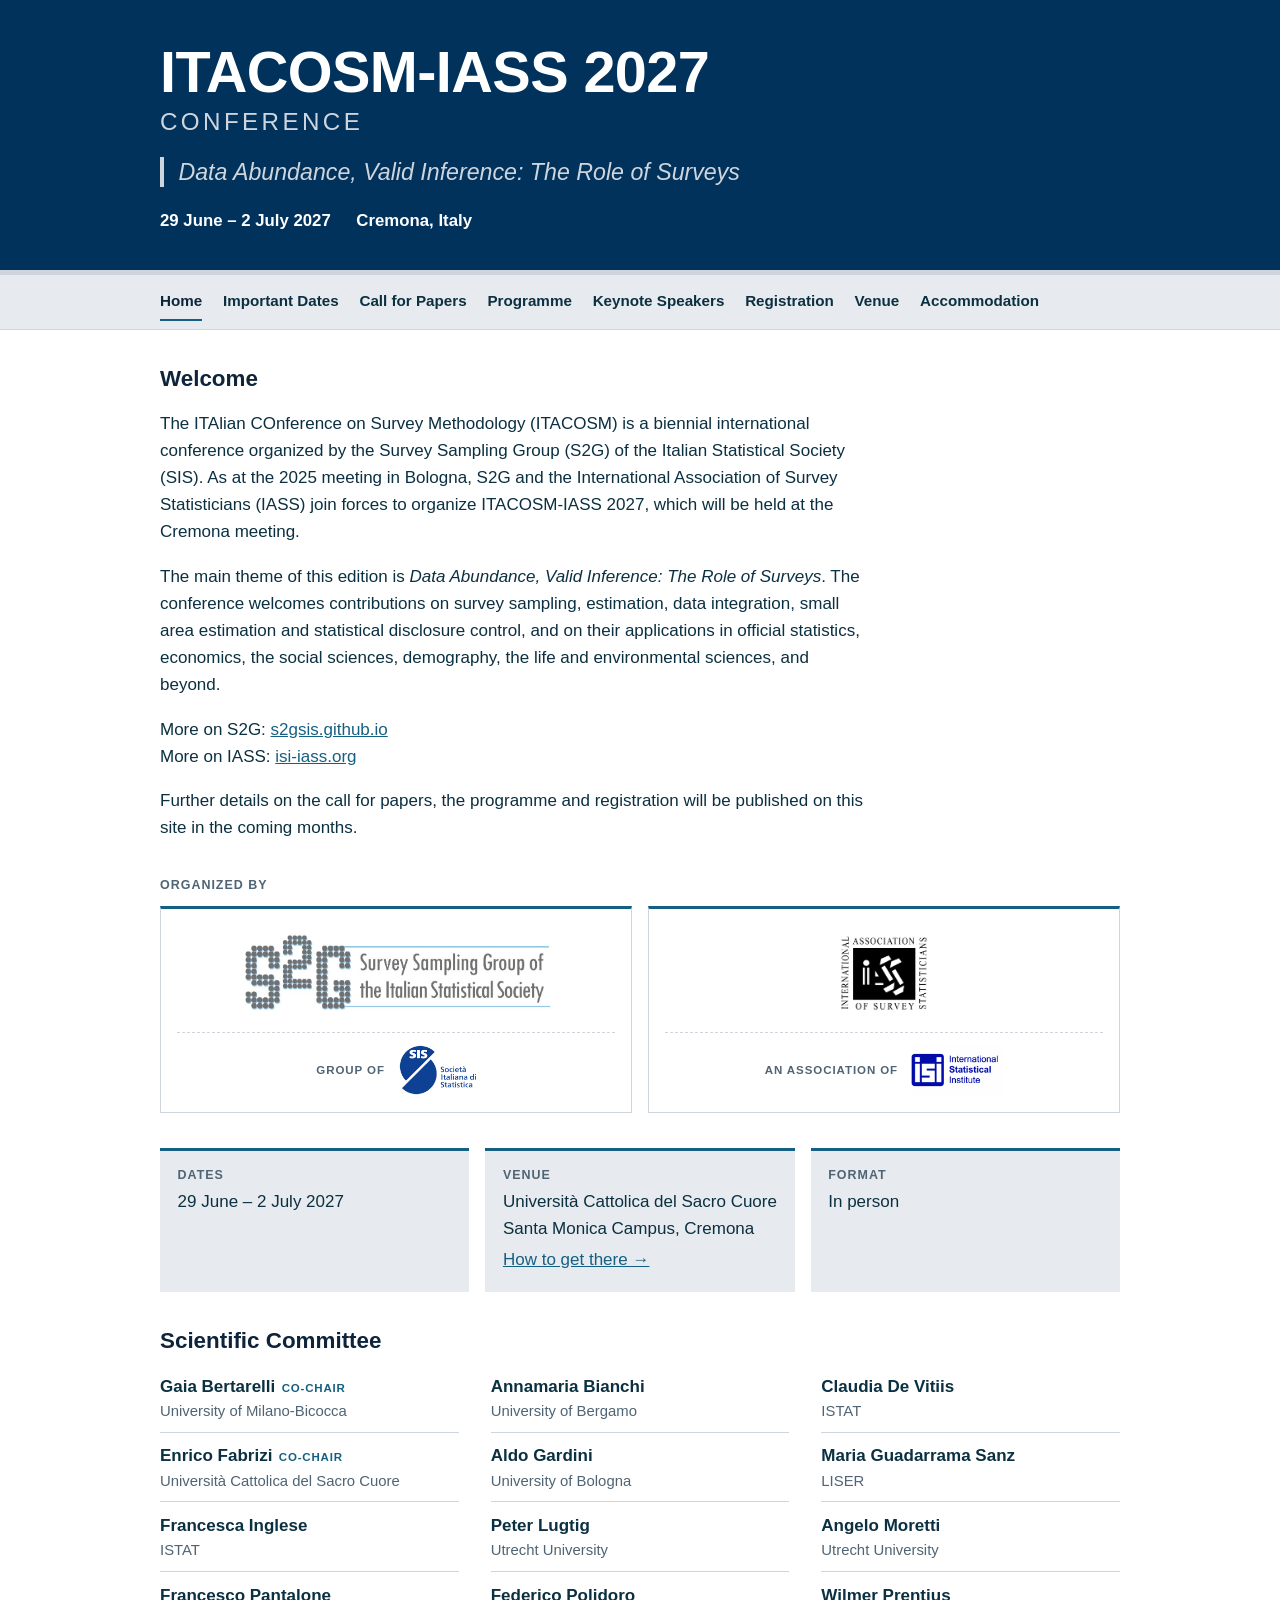
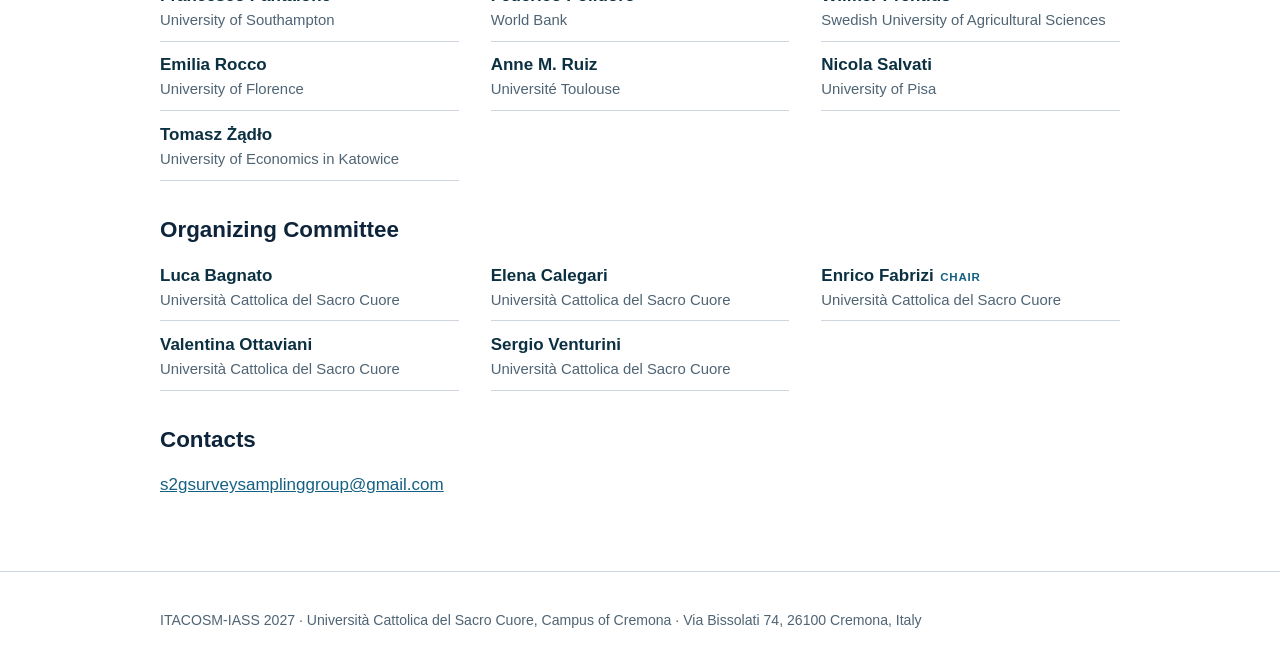
<file: index.html>
<!DOCTYPE html>
<html lang="en">
<head>
<meta charset="utf-8">
<meta name="viewport" content="width=device-width, initial-scale=1">
<title>ITACOSM-IASS 2027</title>
<meta name="description" content="ITACOSM-IASS 2027 – Data Abundance, Valid Inference: The Role of Surveys. Cremona, Italy, 29 June – 2 July 2027.">
<meta name="claude:viewport-fit-sides" content="cover">
<link rel="stylesheet" href="style.css">
<style>
/* Home-page masthead: conference name as the main title, theme as subtitle */
.masthead.home .wrap{padding-block:2.6rem 2.2rem}
.home .conf-name{margin:0;font:700 clamp(2.2rem,7vw,3.6rem)/1.05 var(--sans);letter-spacing:-.01em;color:var(--brand-ink)}
.home .conf-name span{display:block;font-size:.42em;font-weight:400;letter-spacing:.14em;text-transform:uppercase;margin-top:.45rem;color:var(--dates)}
.home .conf-theme{margin:1.4rem 0 0;padding-left:.9rem;border-left:4px solid var(--band);font:italic 400 clamp(1.1rem,2.6vw,1.45rem)/1.3 var(--sans);color:var(--dates);text-wrap:balance;max-width:40rem}
.home .when-where{margin-top:1.3rem;color:var(--brand-ink)}
/* Organizers band: each organizer with its parent society underneath */
.content section.organizers{max-width:none}
.organizers{margin:2.2rem 0}
.organizers>h2{margin:0 0 .8rem;font:600 .78rem/1.3 var(--sans);letter-spacing:.08em;text-transform:uppercase;color:var(--muted)}
.org-grid{display:grid;grid-template-columns:repeat(auto-fit,minmax(15rem,1fr));gap:1rem;max-width:none!important}
.org{display:flex;flex-direction:column;gap:.7rem;padding:1rem;border:1px solid var(--line);border-top:3px solid var(--accent);background:#fff}
.org a{display:flex;align-items:center;justify-content:center;gap:.8rem;text-decoration:none}
.org img{display:block;width:auto;max-width:100%;height:auto;min-width:0}
.org .main img{max-height:96px}
.org .parent{padding-top:.7rem;border-top:1px dashed #CFD5DD}
.org .parent span{font-size:.72rem;font-weight:600;letter-spacing:.08em;text-transform:uppercase;color:#4f6474;white-space:nowrap}
.org .parent img{max-height:52px}
.org a:hover img{opacity:.75}
</style>
</head>
<body>
<header class="masthead home">
  <div class="wrap">
    <h1 class="conf-name">ITACOSM-IASS 2027<span>Conference</span></h1>
    <p class="conf-theme">Data Abundance, Valid Inference: The Role of Surveys</p>
    <p class="when-where"><span>29 June – 2 July 2027</span><span>Cremona, Italy</span></p>
  </div>
</header>
<nav class="mainnav" aria-label="Main"><div class="wrap"><a href="index.html" aria-current="page">Home</a>
<a href="important-dates.html">Important Dates</a>
<a href="call-for-papers.html">Call for Papers</a>
<a href="programme.html">Programme</a>
<a href="keynote-speakers.html">Keynote Speakers</a>
<a href="registration.html">Registration</a>
<a href="venue.html">Venue</a>
<a href="accommodation.html">Accommodation</a></div></nav>
<main class="wrap content">

<section class="intro">
  <h2 style="margin-top:0">Welcome</h2>
  <p>The ITAlian COnference on Survey Methodology (ITACOSM) is a biennial international
	conference organized by the Survey Sampling Group (S2G) of the Italian Statistical Society (SIS).
	As at the 2025 meeting in Bologna, S2G and the International Association of Survey
	Statisticians (IASS) join forces to organize ITACOSM-IASS 2027, which will be held at the Cremona
	meeting.</p>

<p>The main theme of this edition is <em>Data Abundance, Valid Inference: The Role of Surveys</em>.
	The conference welcomes contributions on survey sampling, estimation, data integration,
	small area estimation and statistical disclosure control, and on their applications in
	official statistics, economics, the social sciences, demography, the life and environmental
	sciences, and beyond.</p>

<p>More on S2G: <a href="https://s2gsis.github.io/">s2gsis.github.io</a><br>
More on IASS: <a href="https://isi-iass.org/home/">isi-iass.org</a></p>
  <p>Further details on the call for papers, the programme and registration will be published on this site in the coming months.</p>
</section>

<section class="organizers" aria-labelledby="org-title">
  <h2 id="org-title">Organized by</h2>
  <div class="org-grid">
    <div class="org">
      <a class="main" href="https://s2gsis.github.io/"><img src="logo-s2g.jpeg" width="803" height="240" alt="S2G – Survey Sampling Group of the Italian Statistical Society"></a>
      <a class="parent" href="https://www.sis-statistica.it/"><span>Group of</span><img src="logo-sis.png" width="315" height="208" alt="SIS – Società Italiana di Statistica"></a>
    </div>
    <div class="org">
      <a class="main" href="https://isi-iass.org/home/"><img src="logo-iass.jpg" width="275" height="240" alt="IASS – International Association of Survey Statisticians"></a>
      <a class="parent" href="https://www.isi-web.org/"><span> an Association of</span><img src="logo-isi.png" width="571" height="240" alt="ISI – International Statistical Institute"></a>
    </div>
  </div>
</section>

<section class="facts" aria-label="Key information">
  <div><h2>Dates</h2><p>29 June – 2 July 2027</p></div>
  <div><h2>Venue</h2><p>Università Cattolica del Sacro Cuore<br>Santa Monica Campus, Cremona</p><p><a href="venue.html">How to get there →</a></p></div>
  <div><h2>Format</h2><p>In person</p></div>
</section>

<section class="wide">
  <h2>Scientific Committee</h2>
  <ul class="committee">
    <li><span class="name">Gaia Bertarelli</span><span class="role">Co-chair</span><span class="aff">University of Milano-Bicocca</span></li>
    <li><span class="name">Annamaria Bianchi</span><span class="aff">University of Bergamo</span></li>
    <li><span class="name">Claudia De Vitiis</span><span class="aff">ISTAT</span></li>
    <li><span class="name">Enrico Fabrizi</span><span class="role">Co-chair</span><span class="aff">Università Cattolica del Sacro Cuore</span></li>
    <li><span class="name">Aldo Gardini</span><span class="aff">University of Bologna</span></li>
    <li><span class="name">Maria Guadarrama Sanz</span><span class="aff">LISER</span></li>
    <li><span class="name">Francesca Inglese</span><span class="aff">ISTAT</span></li>
    <li><span class="name">Peter Lugtig</span><span class="aff">Utrecht University</span></li>
    <li><span class="name">Angelo Moretti</span><span class="aff">Utrecht University</span></li>
    <li><span class="name">Francesco Pantalone</span><span class="aff">University of Southampton</span></li>
    <li><span class="name">Federico Polidoro</span><span class="aff">World Bank</span></li>
    <li><span class="name">Wilmer Prentius</span><span class="aff">Swedish University of Agricultural Sciences</span></li>
    <li><span class="name">Emilia Rocco</span><span class="aff">University of Florence</span></li>
    <li><span class="name">Anne M. Ruiz</span><span class="aff">Université Toulouse</span></li>
    <li><span class="name">Nicola Salvati</span><span class="aff">University of Pisa</span></li>
    <li><span class="name">Tomasz Żądło</span><span class="aff">University of Economics in Katowice</span></li>
  </ul>
  <h2>Organizing Committee</h2>
  <ul class="committee">
    <li><span class="name">Luca Bagnato</span><span class="aff">Università Cattolica del Sacro Cuore</span></li>
    <li><span class="name">Elena Calegari</span><span class="aff">Università Cattolica del Sacro Cuore</span></li>
    <li><span class="name">Enrico Fabrizi</span><span class="role">Chair</span><span class="aff">Università Cattolica del Sacro Cuore</span></li>
    <li><span class="name">Valentina Ottaviani</span><span class="aff">Università Cattolica del Sacro Cuore</span></li>
    <li><span class="name">Sergio Venturini</span><span class="aff">Università Cattolica del Sacro Cuore</span></li>
  </ul>
  <h2>Contacts</h2>
  <p><a href="mailto:s2gsurveysamplinggroup@gmail.com">s2gsurveysamplinggroup@gmail.com</a></p>
</section>

</main>
<footer class="foot"><div class="wrap">
  <p>ITACOSM-IASS 2027 · Università Cattolica del Sacro Cuore, Campus of Cremona · Via Bissolati 74, 26100 Cremona, Italy</p>
</div></footer>
</body>
</html>
</file>
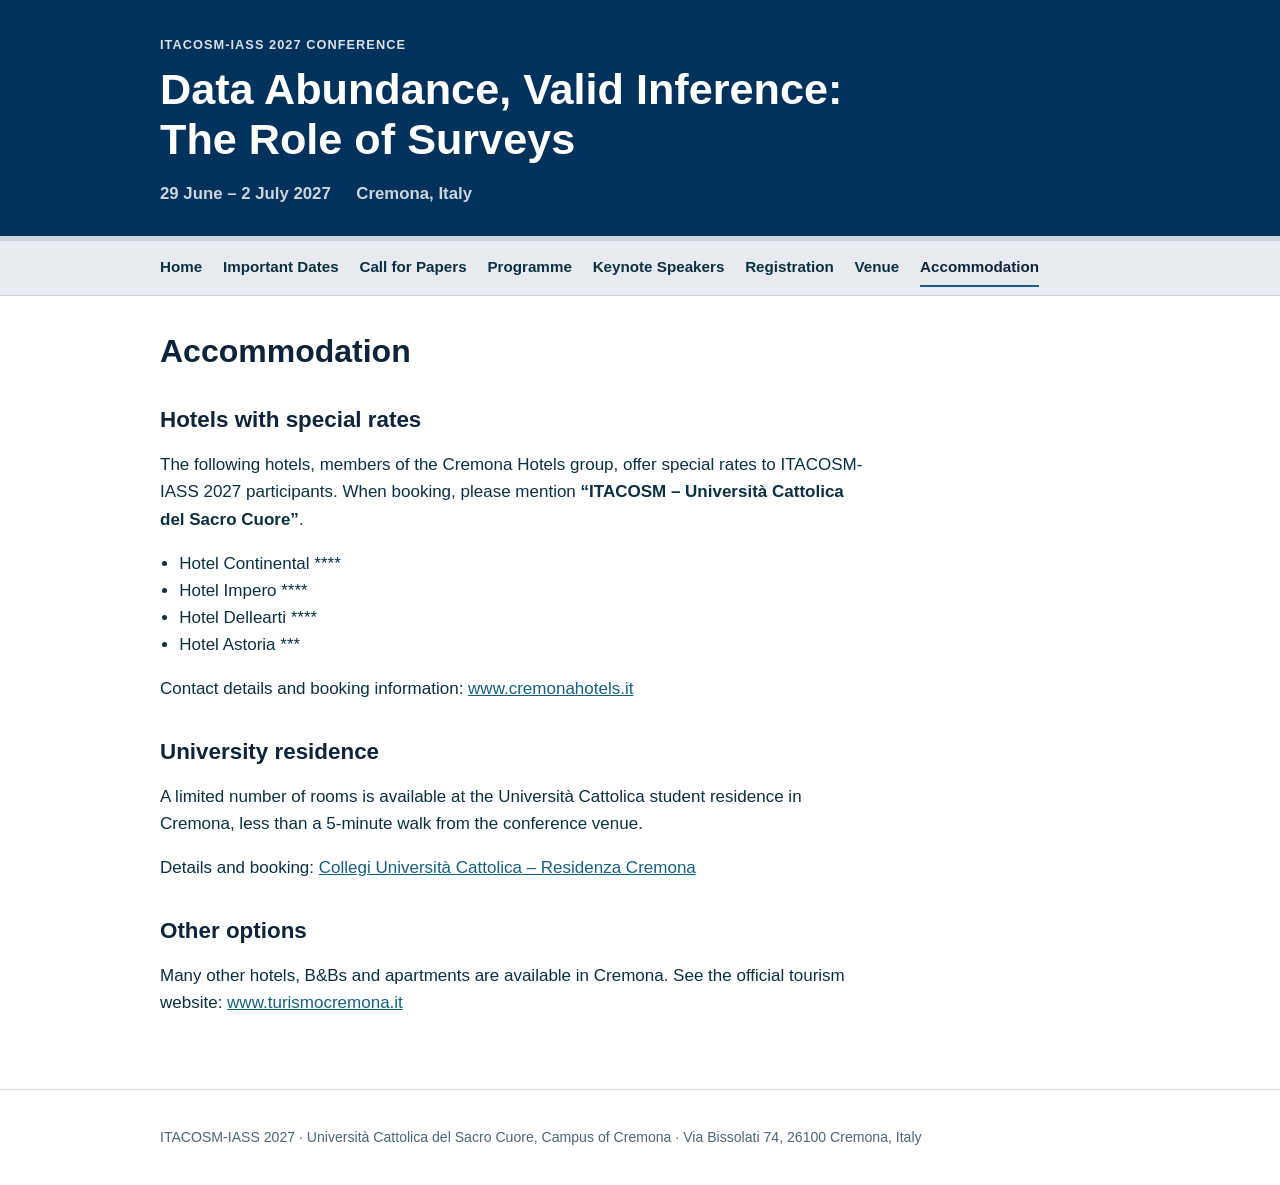
<file: accommodation.html>
<!DOCTYPE html>
<html lang="en">
<head>
<meta charset="utf-8">
<meta name="viewport" content="width=device-width, initial-scale=1">
<title>Accommodation – ITACOSM-IASS 2027</title>
<meta name="description" content="ITACOSM-IASS 2027 – Data Abundance, Valid Inference: The Role of Surveys. Cremona, Italy, 29 June – 2 July 2027.">
<meta name="claude:viewport-fit-sides" content="cover">
<link rel="stylesheet" href="style.css">
</head>
<body>
<header class="masthead">
  <div class="wrap">
    <p class="eyebrow">ITACOSM-IASS 2027 Conference</p>
    <p class="conf-title"><a href="index.html">Data Abundance, Valid Inference:<br>The Role of Surveys</a></p>
    <p class="when-where"><span>29 June – 2 July 2027</span><span>Cremona, Italy</span></p>
  </div>
</header>
<nav class="mainnav" aria-label="Main"><div class="wrap"><a href="index.html">Home</a>
<a href="important-dates.html">Important Dates</a>
<a href="call-for-papers.html">Call for Papers</a>
<a href="programme.html">Programme</a>
<a href="keynote-speakers.html">Keynote Speakers</a>
<a href="registration.html">Registration</a>
<a href="venue.html">Venue</a>
<a href="accommodation.html" aria-current="page">Accommodation</a></div></nav>
<main class="wrap content">
<h1>Accommodation</h1>

<h2>Hotels with special rates</h2>
<p>The following hotels, members of the Cremona Hotels group, offer special rates to ITACOSM-IASS 2027 participants. When booking, please mention <strong>“ITACOSM – Università Cattolica del Sacro Cuore”</strong>.</p>
<ul>
  <li>Hotel Continental ****</li>
  <li>Hotel Impero ****</li>
  <li>Hotel Dellearti ****</li>
  <li>Hotel Astoria ***</li>
</ul>
<p>Contact details and booking information: <a href="https://www.cremonahotels.it/en/our-hotels/">www.cremonahotels.it</a></p>

<h2>University residence</h2>
<p>A limited number of rooms is available at the Università Cattolica student residence in Cremona, less than a 5-minute walk from the conference venue.</p>
<p>Details and booking: <a href="https://www.collegiunicattolica.it/en/residenze/residenza-cremona-2/">Collegi Università Cattolica – Residenza Cremona</a></p>

<h2>Other options</h2>
<p>Many other hotels, B&amp;Bs and apartments are available in Cremona. See the official tourism website: <a href="https://www.turismocremona.it/en">www.turismocremona.it</a></p>

</main>
<footer class="foot"><div class="wrap">
  <p>ITACOSM-IASS 2027 · Università Cattolica del Sacro Cuore, Campus of Cremona · Via Bissolati 74, 26100 Cremona, Italy</p>
</div></footer>
</body>
</html>
</file>
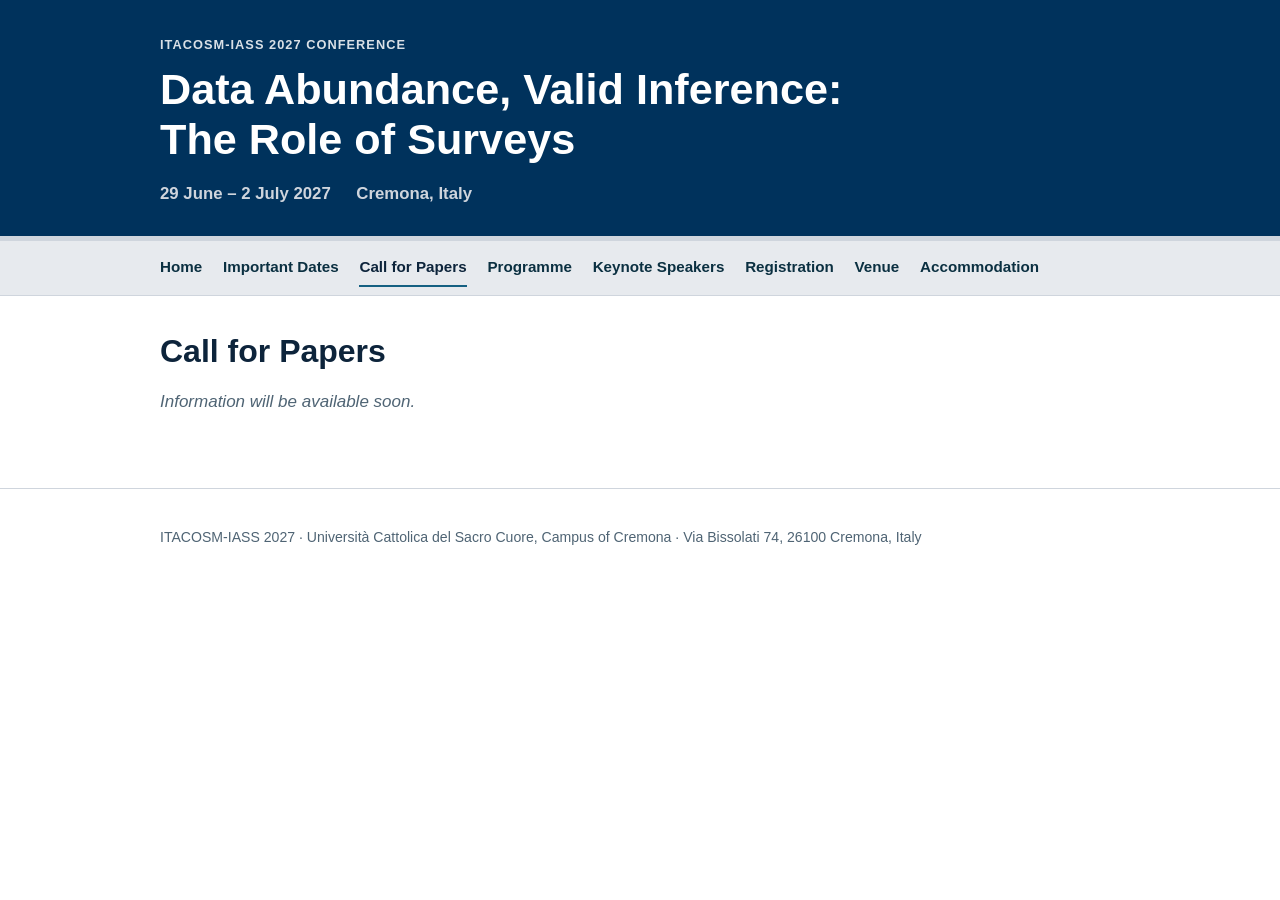
<file: call-for-papers.html>
<!DOCTYPE html>
<html lang="en">
<head>
<meta charset="utf-8">
<meta name="viewport" content="width=device-width, initial-scale=1">
<title>Call for Papers – ITACOSM-IASS 2027</title>
<meta name="description" content="ITACOSM-IASS 2027 – Data Abundance, Valid Inference: The Role of Surveys. Cremona, Italy, 29 June – 2 July 2027.">
<meta name="claude:viewport-fit-sides" content="cover">
<link rel="stylesheet" href="style.css">
</head>
<body>
<header class="masthead">
  <div class="wrap">
    <p class="eyebrow">ITACOSM-IASS 2027 Conference</p>
    <p class="conf-title"><a href="index.html">Data Abundance, Valid Inference:<br>The Role of Surveys</a></p>
    <p class="when-where"><span>29 June – 2 July 2027</span><span>Cremona, Italy</span></p>
  </div>
</header>
<nav class="mainnav" aria-label="Main"><div class="wrap"><a href="index.html">Home</a>
<a href="important-dates.html">Important Dates</a>
<a href="call-for-papers.html" aria-current="page">Call for Papers</a>
<a href="programme.html">Programme</a>
<a href="keynote-speakers.html">Keynote Speakers</a>
<a href="registration.html">Registration</a>
<a href="venue.html">Venue</a>
<a href="accommodation.html">Accommodation</a></div></nav>
<main class="wrap content">
<h1>Call for Papers</h1>
<p class="tba">Information will be available soon.</p>
</main>
<footer class="foot"><div class="wrap">
  <p>ITACOSM-IASS 2027 · Università Cattolica del Sacro Cuore, Campus of Cremona · Via Bissolati 74, 26100 Cremona, Italy</p>
</div></footer>
</body>
</html>
</file>
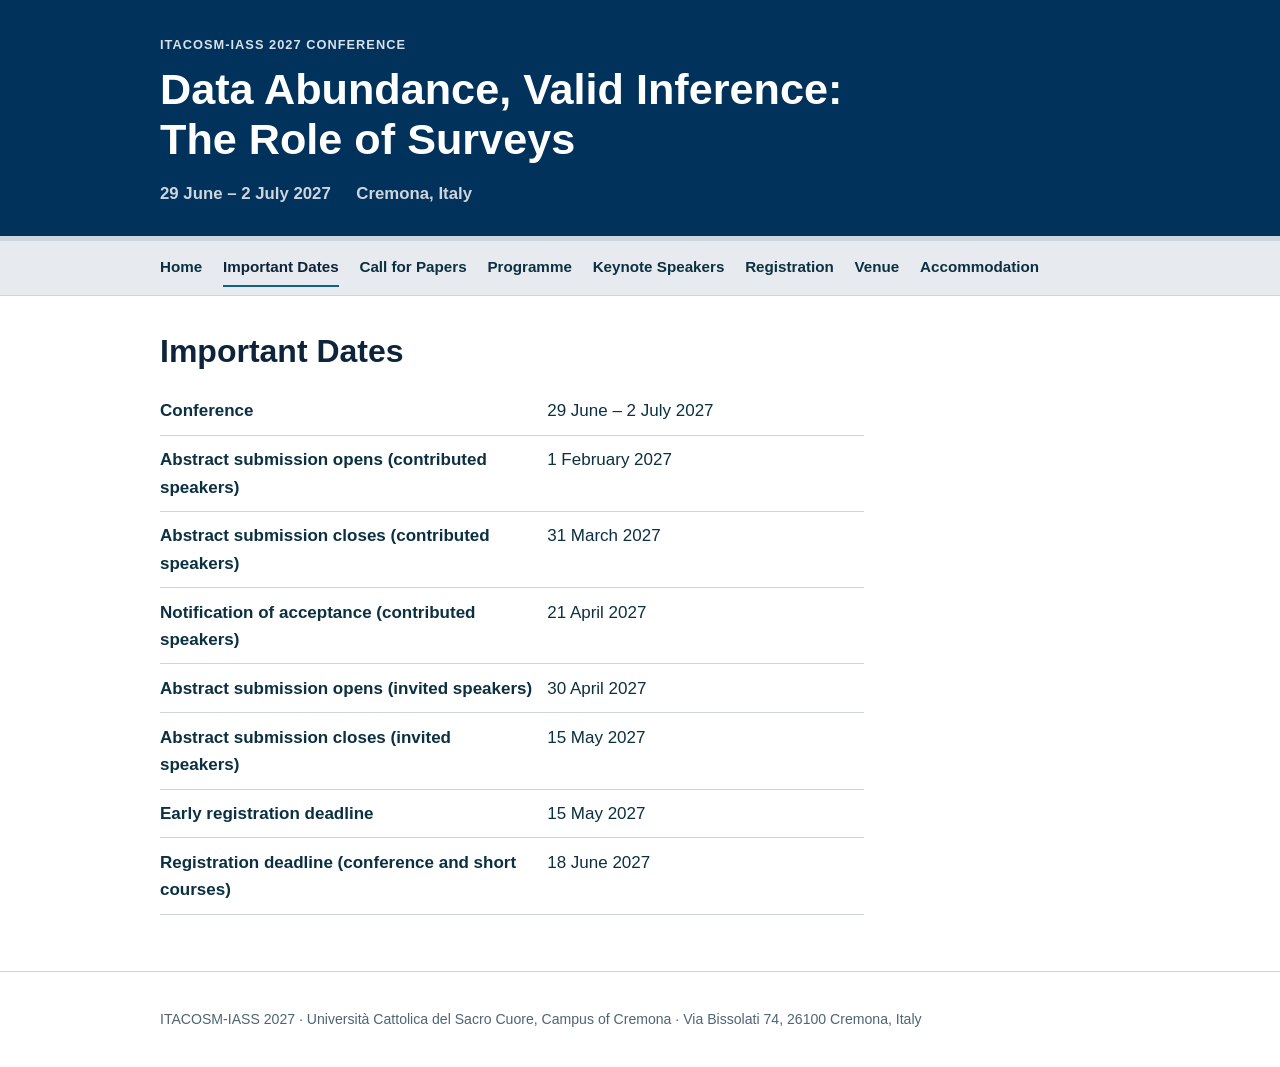
<file: important-dates.html>
<!DOCTYPE html>
<html lang="en">
<head>
<meta charset="utf-8">
<meta name="viewport" content="width=device-width, initial-scale=1">
<title>Important Dates – ITACOSM-IASS 2027</title>
<meta name="description" content="ITACOSM-IASS 2027 – Data Abundance, Valid Inference: The Role of Surveys. Cremona, Italy, 29 June – 2 July 2027.">
<meta name="claude:viewport-fit-sides" content="cover">
<link rel="stylesheet" href="style.css">
</head>
<body>
<header class="masthead">
  <div class="wrap">
    <p class="eyebrow">ITACOSM-IASS 2027 Conference</p>
    <p class="conf-title"><a href="index.html">Data Abundance, Valid Inference:<br>The Role of Surveys</a></p>
    <p class="when-where"><span>29 June – 2 July 2027</span><span>Cremona, Italy</span></p>
  </div>
</header>
<nav class="mainnav" aria-label="Main"><div class="wrap"><a href="index.html">Home</a>
<a href="important-dates.html" aria-current="page">Important Dates</a>
<a href="call-for-papers.html">Call for Papers</a>
<a href="programme.html">Programme</a>
<a href="keynote-speakers.html">Keynote Speakers</a>
<a href="registration.html">Registration</a>
<a href="venue.html">Venue</a>
<a href="accommodation.html">Accommodation</a></div></nav>
<main class="wrap content">

<h1>Important Dates</h1>
<div class="table-wrap"><table class="dates">
<tbody>
<tr><th scope="row">Conference</th><td>29 June – 2 July 2027</td></tr>
<tr><th scope="row">Abstract submission opens (contributed speakers)</th><td>1 February 2027</td></tr>
<tr><th scope="row">Abstract submission closes (contributed speakers)</th><td>31 March 2027</td></tr>
<tr><th scope="row">Notification of acceptance (contributed speakers)</th><td>21 April 2027</td></tr>
<tr><th scope="row">Abstract submission opens (invited speakers)</th><td>30 April 2027</td></tr>
<tr><th scope="row">Abstract submission closes (invited speakers)</th><td>15 May 2027</td></tr>
<tr><th scope="row">Early registration deadline</th><td>15 May 2027</td></tr>
<tr><th scope="row">Registration deadline (conference and short courses)</th><td>18 June 2027</td></tr>
</tbody></table></div>

</main>
<footer class="foot"><div class="wrap">
  <p>ITACOSM-IASS 2027 · Università Cattolica del Sacro Cuore, Campus of Cremona · Via Bissolati 74, 26100 Cremona, Italy</p>
</div></footer>
</body>
</html>
</file>
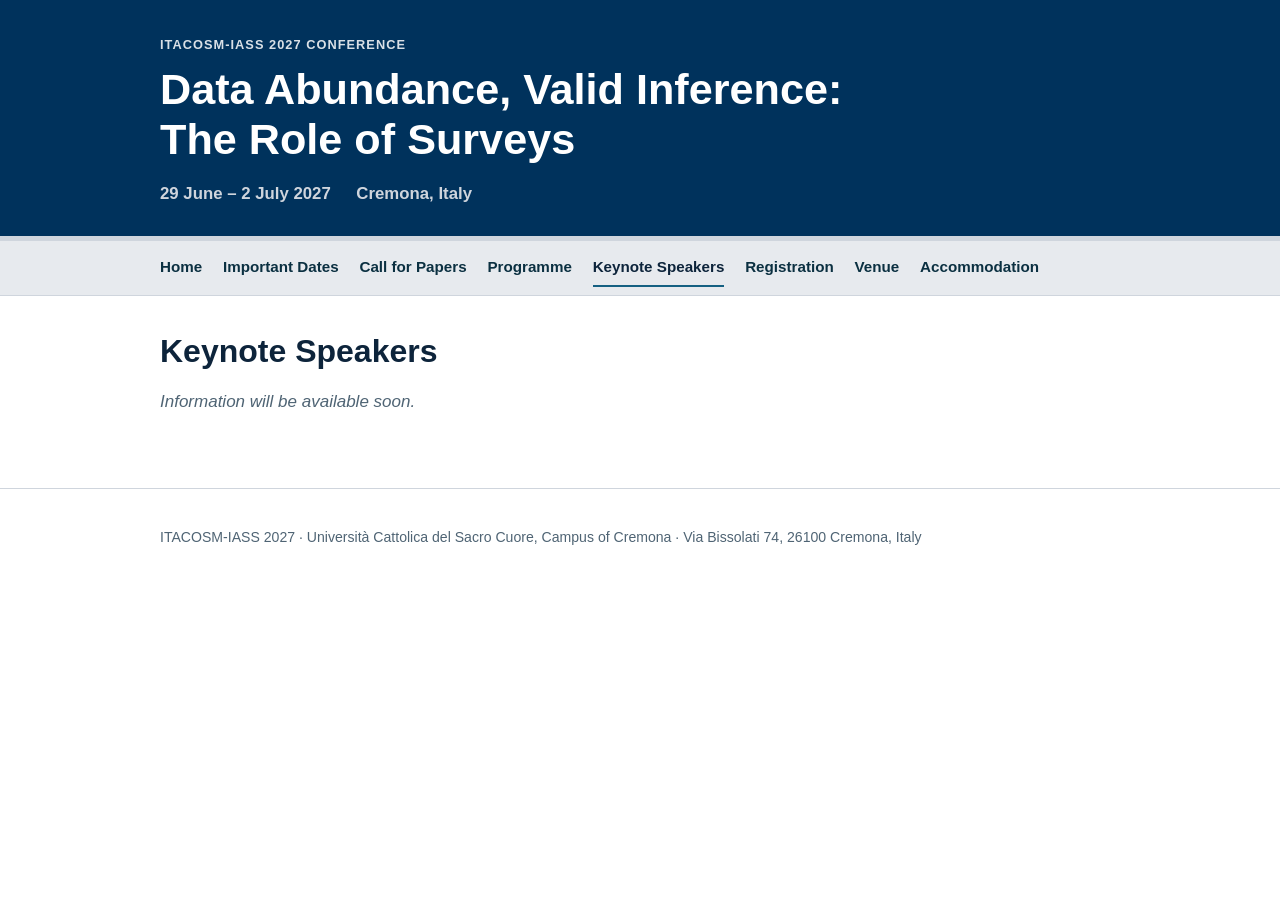
<file: keynote-speakers.html>
<!DOCTYPE html>
<html lang="en">
<head>
<meta charset="utf-8">
<meta name="viewport" content="width=device-width, initial-scale=1">
<title>Keynote Speakers – ITACOSM-IASS 2027</title>
<meta name="description" content="ITACOSM-IASS 2027 – Data Abundance, Valid Inference: The Role of Surveys. Cremona, Italy, 29 June – 2 July 2027.">
<meta name="claude:viewport-fit-sides" content="cover">
<link rel="stylesheet" href="style.css">
</head>
<body>
<header class="masthead">
  <div class="wrap">
    <p class="eyebrow">ITACOSM-IASS 2027 Conference</p>
    <p class="conf-title"><a href="index.html">Data Abundance, Valid Inference:<br>The Role of Surveys</a></p>
    <p class="when-where"><span>29 June – 2 July 2027</span><span>Cremona, Italy</span></p>
  </div>
</header>
<nav class="mainnav" aria-label="Main"><div class="wrap"><a href="index.html">Home</a>
<a href="important-dates.html">Important Dates</a>
<a href="call-for-papers.html">Call for Papers</a>
<a href="programme.html">Programme</a>
<a href="keynote-speakers.html" aria-current="page">Keynote Speakers</a>
<a href="registration.html">Registration</a>
<a href="venue.html">Venue</a>
<a href="accommodation.html">Accommodation</a></div></nav>
<main class="wrap content">
<h1>Keynote Speakers</h1>
<p class="tba">Information will be available soon.</p>
</main>
<footer class="foot"><div class="wrap">
  <p>ITACOSM-IASS 2027 · Università Cattolica del Sacro Cuore, Campus of Cremona · Via Bissolati 74, 26100 Cremona, Italy</p>
</div></footer>
</body>
</html>
</file>
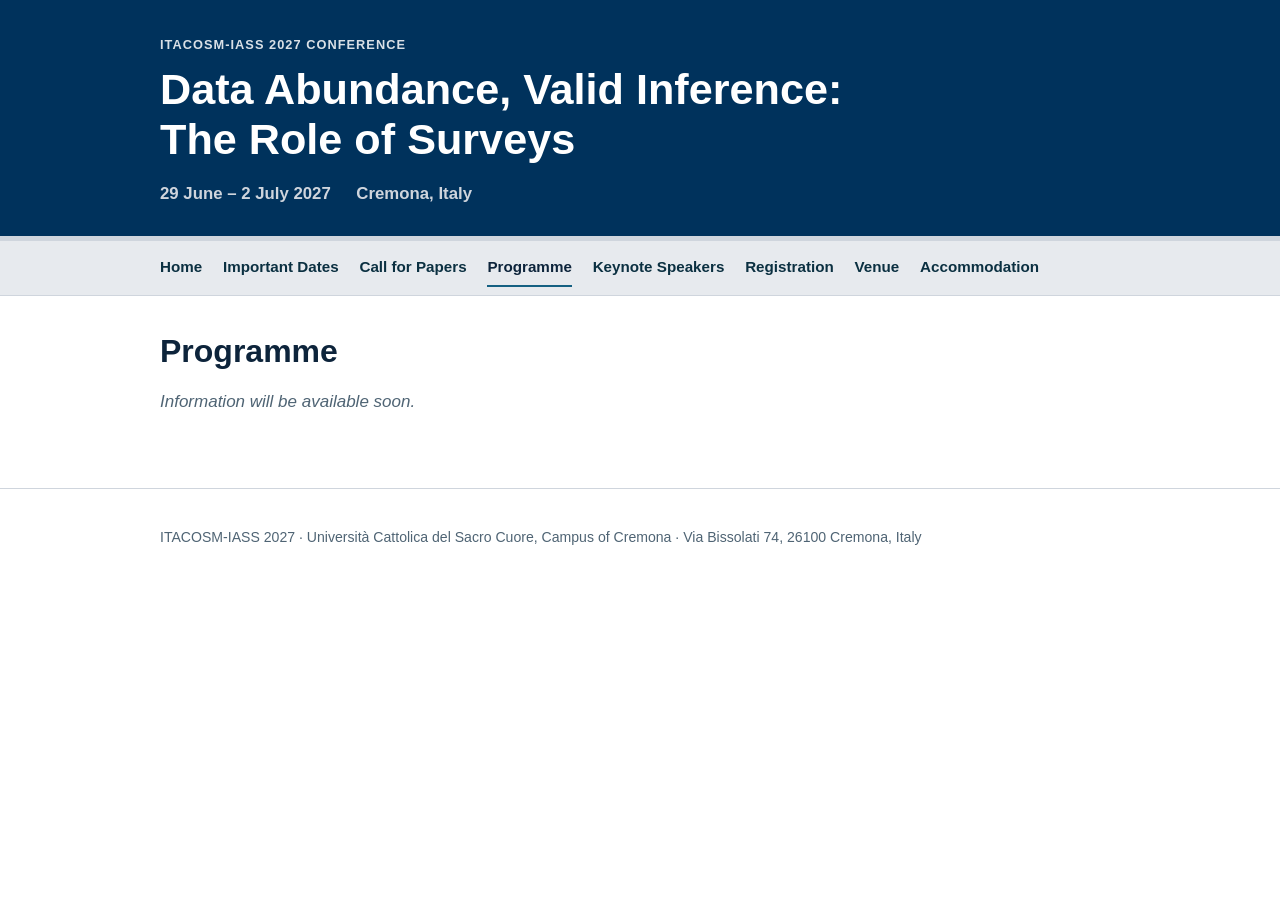
<file: programme.html>
<!DOCTYPE html>
<html lang="en">
<head>
<meta charset="utf-8">
<meta name="viewport" content="width=device-width, initial-scale=1">
<title>Programme – ITACOSM-IASS 2027</title>
<meta name="description" content="ITACOSM-IASS 2027 – Data Abundance, Valid Inference: The Role of Surveys. Cremona, Italy, 29 June – 2 July 2027.">
<meta name="claude:viewport-fit-sides" content="cover">
<link rel="stylesheet" href="style.css">
</head>
<body>
<header class="masthead">
  <div class="wrap">
    <p class="eyebrow">ITACOSM-IASS 2027 Conference</p>
    <p class="conf-title"><a href="index.html">Data Abundance, Valid Inference:<br>The Role of Surveys</a></p>
    <p class="when-where"><span>29 June – 2 July 2027</span><span>Cremona, Italy</span></p>
  </div>
</header>
<nav class="mainnav" aria-label="Main"><div class="wrap"><a href="index.html">Home</a>
<a href="important-dates.html">Important Dates</a>
<a href="call-for-papers.html">Call for Papers</a>
<a href="programme.html" aria-current="page">Programme</a>
<a href="keynote-speakers.html">Keynote Speakers</a>
<a href="registration.html">Registration</a>
<a href="venue.html">Venue</a>
<a href="accommodation.html">Accommodation</a></div></nav>
<main class="wrap content">
<h1>Programme</h1>
<p class="tba">Information will be available soon.</p>
</main>
<footer class="foot"><div class="wrap">
  <p>ITACOSM-IASS 2027 · Università Cattolica del Sacro Cuore, Campus of Cremona · Via Bissolati 74, 26100 Cremona, Italy</p>
</div></footer>
</body>
</html>
</file>
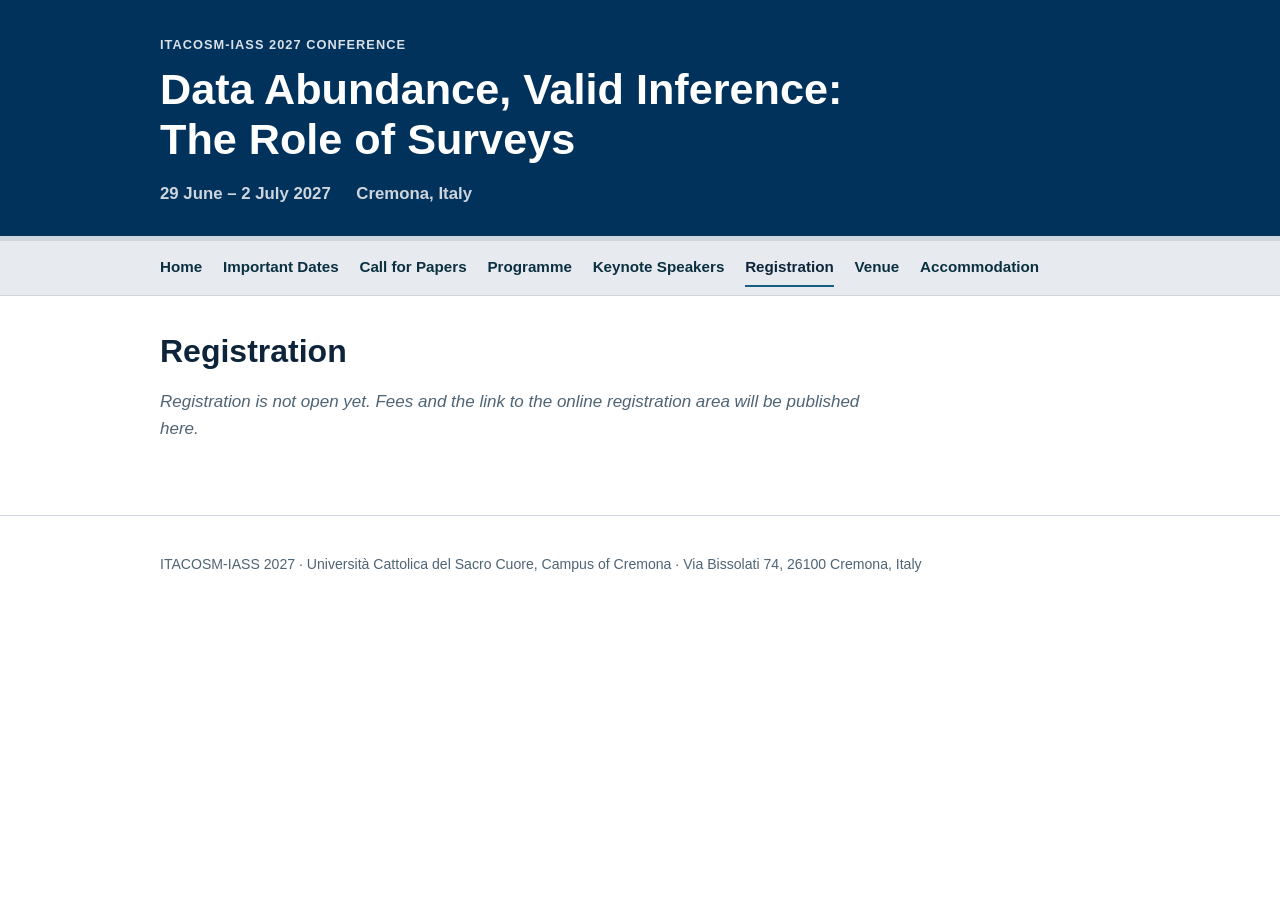
<file: registration.html>
<!DOCTYPE html>
<html lang="en">
<head>
<meta charset="utf-8">
<meta name="viewport" content="width=device-width, initial-scale=1">
<title>Registration – ITACOSM-IASS 2027</title>
<meta name="description" content="ITACOSM-IASS 2027 – Data Abundance, Valid Inference: The Role of Surveys. Cremona, Italy, 29 June – 2 July 2027.">
<meta name="claude:viewport-fit-sides" content="cover">
<link rel="stylesheet" href="style.css">
</head>
<body>
<header class="masthead">
  <div class="wrap">
    <p class="eyebrow">ITACOSM-IASS 2027 Conference</p>
    <p class="conf-title"><a href="index.html">Data Abundance, Valid Inference:<br>The Role of Surveys</a></p>
    <p class="when-where"><span>29 June – 2 July 2027</span><span>Cremona, Italy</span></p>
  </div>
</header>
<nav class="mainnav" aria-label="Main"><div class="wrap"><a href="index.html">Home</a>
<a href="important-dates.html">Important Dates</a>
<a href="call-for-papers.html">Call for Papers</a>
<a href="programme.html">Programme</a>
<a href="keynote-speakers.html">Keynote Speakers</a>
<a href="registration.html" aria-current="page">Registration</a>
<a href="venue.html">Venue</a>
<a href="accommodation.html">Accommodation</a></div></nav>
<main class="wrap content">

<h1>Registration</h1>
<p class="tba">Registration is not open yet. Fees and the link to the online registration area will be published here.</p>

</main>
<footer class="foot"><div class="wrap">
  <p>ITACOSM-IASS 2027 · Università Cattolica del Sacro Cuore, Campus of Cremona · Via Bissolati 74, 26100 Cremona, Italy</p>
</div></footer>
</body>
</html>
</file>
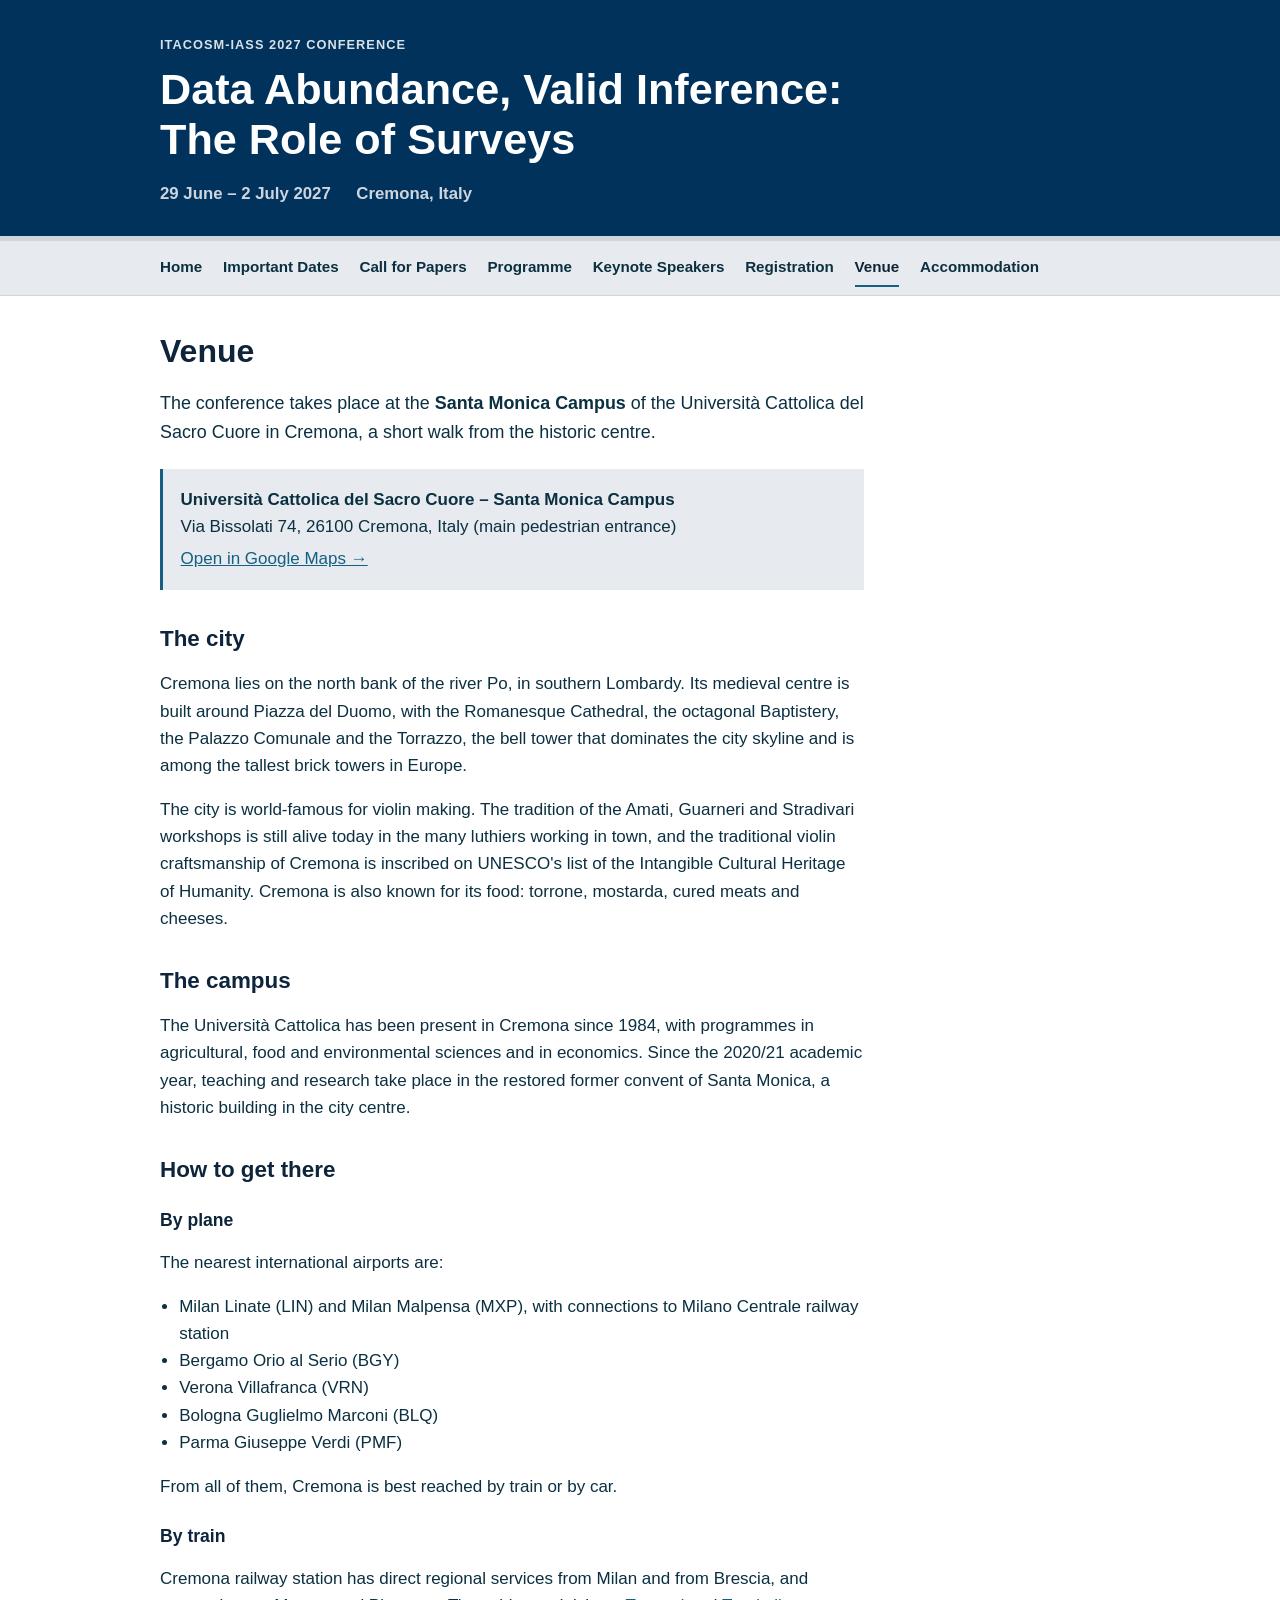
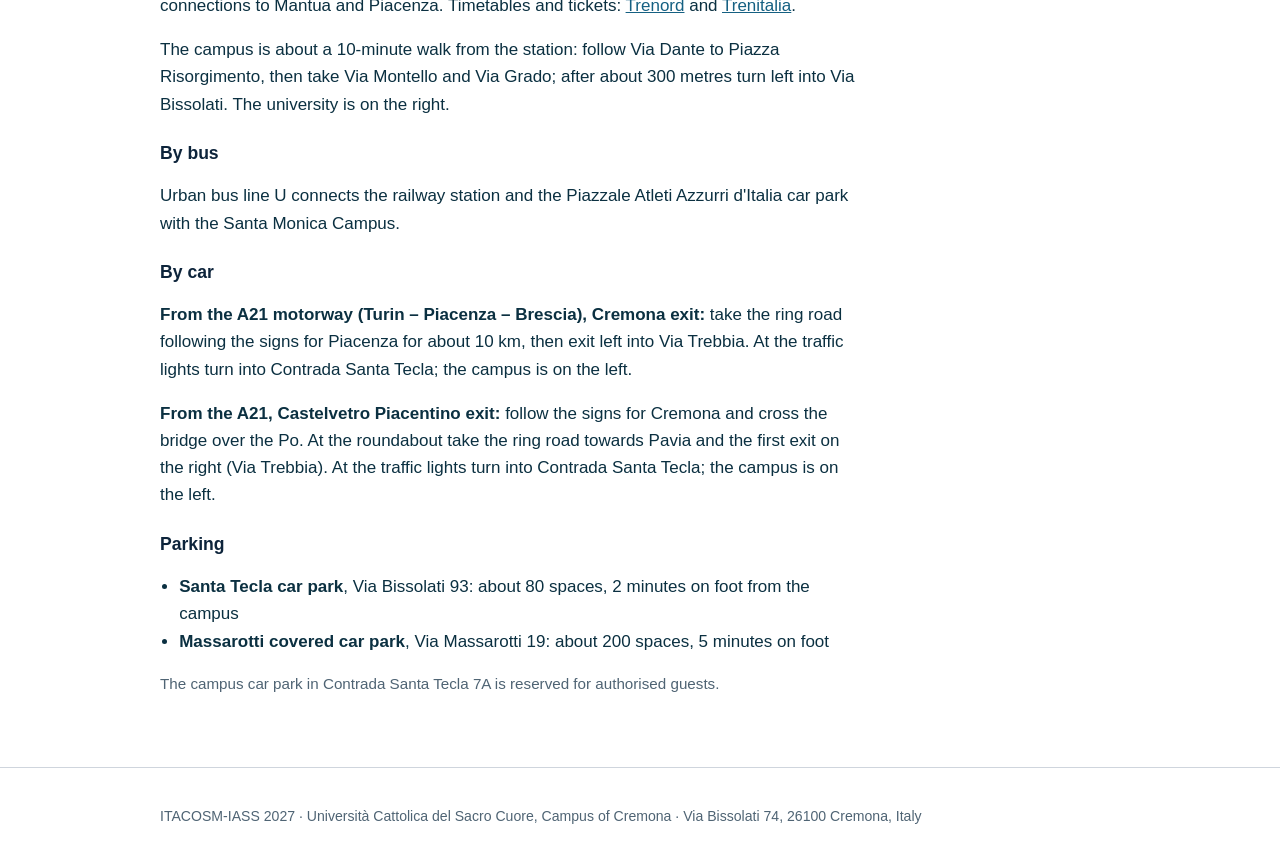
<file: venue.html>
<!DOCTYPE html>
<html lang="en">
<head>
<meta charset="utf-8">
<meta name="viewport" content="width=device-width, initial-scale=1">
<title>Venue – ITACOSM-IASS 2027</title>
<meta name="description" content="ITACOSM-IASS 2027 – Data Abundance, Valid Inference: The Role of Surveys. Cremona, Italy, 29 June – 2 July 2027.">
<meta name="claude:viewport-fit-sides" content="cover">
<link rel="stylesheet" href="style.css">
</head>
<body>
<header class="masthead">
  <div class="wrap">
    <p class="eyebrow">ITACOSM-IASS 2027 Conference</p>
    <p class="conf-title"><a href="index.html">Data Abundance, Valid Inference:<br>The Role of Surveys</a></p>
    <p class="when-where"><span>29 June – 2 July 2027</span><span>Cremona, Italy</span></p>
  </div>
</header>
<nav class="mainnav" aria-label="Main"><div class="wrap"><a href="index.html">Home</a>
<a href="important-dates.html">Important Dates</a>
<a href="call-for-papers.html">Call for Papers</a>
<a href="programme.html">Programme</a>
<a href="keynote-speakers.html">Keynote Speakers</a>
<a href="registration.html">Registration</a>
<a href="venue.html" aria-current="page">Venue</a>
<a href="accommodation.html">Accommodation</a></div></nav>
<main class="wrap content">

<h1>Venue</h1>
<p class="lead">The conference takes place at the <strong>Santa Monica Campus</strong> of the Università Cattolica del Sacro Cuore in Cremona, a short walk from the historic centre.</p>

<div class="address">
  <p><strong>Università Cattolica del Sacro Cuore – Santa Monica Campus</strong><br>
  Via Bissolati 74, 26100 Cremona, Italy (main pedestrian entrance)</p>
  <p><a href="https://www.google.com/maps/search/?api=1&amp;query=Via+Bissolati+74+26100+Cremona" target="_blank" rel="noopener">Open in Google Maps →</a></p>
</div>

<h2>The city</h2>
<p>Cremona lies on the north bank of the river Po, in southern Lombardy. Its medieval centre is built around Piazza del Duomo, with the Romanesque Cathedral, the octagonal Baptistery, the Palazzo Comunale and the Torrazzo, the bell tower that dominates the city skyline and is among the tallest brick towers in Europe.</p>
<p>The city is world-famous for violin making. The tradition of the Amati, Guarneri and Stradivari workshops is still alive today in the many luthiers working in town, and the traditional violin craftsmanship of Cremona is inscribed on UNESCO's list of the Intangible Cultural Heritage of Humanity. Cremona is also known for its food: torrone, mostarda, cured meats and cheeses.</p>

<h2>The campus</h2>
<p>The Università Cattolica has been present in Cremona since 1984, with programmes in agricultural, food and environmental sciences and in economics. Since the 2020/21 academic year, teaching and research take place in the restored former convent of Santa Monica, a historic building in the city centre.</p>

<h2>How to get there</h2>

<h3>By plane</h3>
<p>The nearest international airports are:</p>
<ul>
  <li>Milan Linate (LIN) and Milan Malpensa (MXP), with connections to Milano Centrale railway station</li>
  <li>Bergamo Orio al Serio (BGY)</li>
  <li>Verona Villafranca (VRN)</li>
  <li>Bologna Guglielmo Marconi (BLQ)</li>
  <li>Parma Giuseppe Verdi (PMF)</li>
</ul>
<p>From all of them, Cremona is best reached by train or by car.</p>

<h3>By train</h3>
<p>Cremona railway station has direct regional services from Milan and from Brescia, and connections to Mantua and Piacenza. Timetables and tickets: <a href="https://www.trenord.it/en/" target="_blank" rel="noopener">Trenord</a> and <a href="https://www.trenitalia.com/en.html" target="_blank" rel="noopener">Trenitalia</a>.</p>
<p>The campus is about a 10-minute walk from the station: follow Via Dante to Piazza Risorgimento, then take Via Montello and Via Grado; after about 300 metres turn left into Via Bissolati. The university is on the right.</p>

<h3>By bus</h3>
<p>Urban bus line U connects the railway station and the Piazzale Atleti Azzurri d'Italia car park with the Santa Monica Campus.</p>

<h3>By car</h3>
<p><strong>From the A21 motorway (Turin – Piacenza – Brescia), Cremona exit:</strong> take the ring road following the signs for Piacenza for about 10 km, then exit left into Via Trebbia. At the traffic lights turn into Contrada Santa Tecla; the campus is on the left.</p>
<p><strong>From the A21, Castelvetro Piacentino exit:</strong> follow the signs for Cremona and cross the bridge over the Po. At the roundabout take the ring road towards Pavia and the first exit on the right (Via Trebbia). At the traffic lights turn into Contrada Santa Tecla; the campus is on the left.</p>

<h3>Parking</h3>
<ul>
  <li><strong>Santa Tecla car park</strong>, Via Bissolati 93: about 80 spaces, 2 minutes on foot from the campus</li>
  <li><strong>Massarotti covered car park</strong>, Via Massarotti 19: about 200 spaces, 5 minutes on foot</li>
</ul>
<p class="note">The campus car park in Contrada Santa Tecla 7A is reserved for authorised guests.</p>

</main>
<footer class="foot"><div class="wrap">
  <p>ITACOSM-IASS 2027 · Università Cattolica del Sacro Cuore, Campus of Cremona · Via Bissolati 74, 26100 Cremona, Italy</p>
</div></footer>
</body>
</html>
</file>
<file: style.css>
/* Layout: dark masthead band + horizontal nav + single reading column.
   Colours are provisional: change the tokens below to apply the final palette. */
:root{
  /* UCSC palette (from beamerthemeUCSC.sty) */
  --brand:#00325C;      /* ucscLogo: masthead */
  --title:#0D243B;      /* ucscBlu: headings */
  --brand-ink:#ffffff;  /* text on masthead */
  --accent:#156082;     /* ucscAccento */
  --band:#CFD5DD;       /* ucscBarra */
  --dates:#CFD5DD;
  --bg:#ffffff; --fg:#0B3041; /* ucscTesto */
  --muted:#4f6474; --line:#CFD5DD; --soft:#E7EAEE; /* ucscGrigio */
  --link:#156082;
  --serif:Arial, Helvetica, "Liberation Sans", sans-serif;
  --sans:Arial, Helvetica, "Liberation Sans", sans-serif;
}
@media (prefers-color-scheme: dark){:root:not([data-theme="light"]){
  --brand:#0a2440; --title:#e6ebf1; --brand-ink:#f2f4f8; --accent:#6fb3d6; --band:#3a4a5c; --dates:#c3cfdb;
  --bg:#0f1720; --fg:#dfe6ee; --muted:#9aabbb; --line:#2b3a4a; --soft:#17222e; --link:#8cc6e6; color-scheme:dark}}
:root[data-theme="dark"]{
  --brand:#0a2440; --title:#e6ebf1; --brand-ink:#f2f4f8; --accent:#6fb3d6; --band:#3a4a5c; --dates:#c3cfdb;
  --bg:#0f1720; --fg:#dfe6ee; --muted:#9aabbb; --line:#2b3a4a; --soft:#17222e; --link:#8cc6e6; color-scheme:dark}

*{box-sizing:border-box}
body{margin:0;background:var(--bg);color:var(--fg);font:17px/1.6 var(--sans)}
.wrap{max-width:62rem;margin:0 auto;padding-left:max(16px,env(safe-area-inset-left,0px));padding-right:max(16px,env(safe-area-inset-right,0px))}
a{color:var(--link)}
a:focus-visible{outline:2px solid var(--accent);outline-offset:2px}

.masthead{background:var(--brand);color:var(--brand-ink);border-bottom:5px solid var(--band)}
.masthead .wrap{padding-block:2.2rem 1.8rem}
.eyebrow{margin:0 0 .6rem;font-size:.8rem;font-weight:600;letter-spacing:.08em;text-transform:uppercase;opacity:.85}
.conf-title{margin:0;font:600 clamp(1.7rem,4.5vw,2.7rem)/1.15 var(--serif);text-wrap:balance}
.conf-title a{color:inherit;text-decoration:none}
.when-where{margin:1rem 0 0;display:flex;flex-wrap:wrap;gap:.4rem 1.6rem;font-size:1.05rem;font-weight:600;color:var(--dates)}

.mainnav{background:var(--soft);border-bottom:1px solid var(--line)}
.mainnav .wrap{display:flex;flex-wrap:wrap;gap:0 1.3rem;padding-block:.5rem}
.mainnav a{text-decoration:none;color:var(--fg);font-weight:600;font-size:.95rem;padding:.35rem 0;border-bottom:2px solid transparent}
.mainnav a:hover{border-bottom-color:var(--line)}
.mainnav a[aria-current="page"]{color:var(--title);border-bottom-color:var(--accent)}
@media (prefers-color-scheme: dark){:root:not([data-theme="light"]) .mainnav a[aria-current="page"]{color:var(--fg)}}
:root[data-theme="dark"] .mainnav a[aria-current="page"]{color:var(--fg)}

.content{padding-block:2.2rem 3.5rem}
.content > *, .content section > *{max-width:44rem}
h1,h2,h3{font-family:var(--serif);color:var(--title);line-height:1.25;text-wrap:balance}
@media (prefers-color-scheme: dark){:root:not([data-theme="light"]) :is(h1,h2,h3){color:var(--fg)}}
:root[data-theme="dark"] :is(h1,h2,h3){color:var(--fg)}
h1{font-size:2rem;font-weight:700;margin:0 0 1rem}
h2{font-size:1.4rem;font-weight:600;margin:2.2rem 0 .6rem}
h3{font-size:1.1rem;font-weight:600;margin:1.6rem 0 .4rem;font-family:var(--sans)}
.lead{font-size:1.12rem}
.tba{color:var(--muted);font-style:italic}
.note{color:var(--muted);font-size:.95rem}
ul{padding-left:1.2rem}

.facts{display:grid;grid-template-columns:repeat(auto-fit,minmax(13rem,1fr));gap:1rem;margin:2rem 0;max-width:none!important}
.facts > div{background:var(--soft);border-top:3px solid var(--accent);padding:1rem 1.1rem}
.facts h2{margin:0 0 .3rem;font:600 .78rem/1.3 var(--sans);letter-spacing:.08em;text-transform:uppercase;color:var(--muted)}
.facts p{margin:.2rem 0}

.address{background:var(--soft);border-left:3px solid var(--accent);padding:.8rem 1.1rem;margin:1.4rem 0}
.address p{margin:.3rem 0}

.table-wrap{overflow-x:auto}
table.dates{border-collapse:collapse;width:100%}
.dates th,.dates td{text-align:left;padding:.65rem .8rem .65rem 0;border-bottom:1px solid var(--line);vertical-align:top}
.dates th{font-weight:600;width:55%}

.foot{border-top:1px solid var(--line);color:var(--muted);font-size:.88rem}
.foot .wrap{padding-block:1.4rem}

.committee{list-style:none;padding:0;margin:.4rem 0 0;display:grid;grid-template-columns:repeat(auto-fill,minmax(17rem,1fr));gap:.1rem 2rem;max-width:none!important}
.committee li{padding:.5rem 0;border-bottom:1px solid var(--line);min-width:0}
.committee .name{font-weight:700}
.committee .aff{display:block;color:var(--muted);font-size:.93rem}
.committee .role{font-size:.72rem;font-weight:700;letter-spacing:.07em;text-transform:uppercase;color:var(--accent);margin-left:.4rem}
section.wide{max-width:none!important}
</file>
